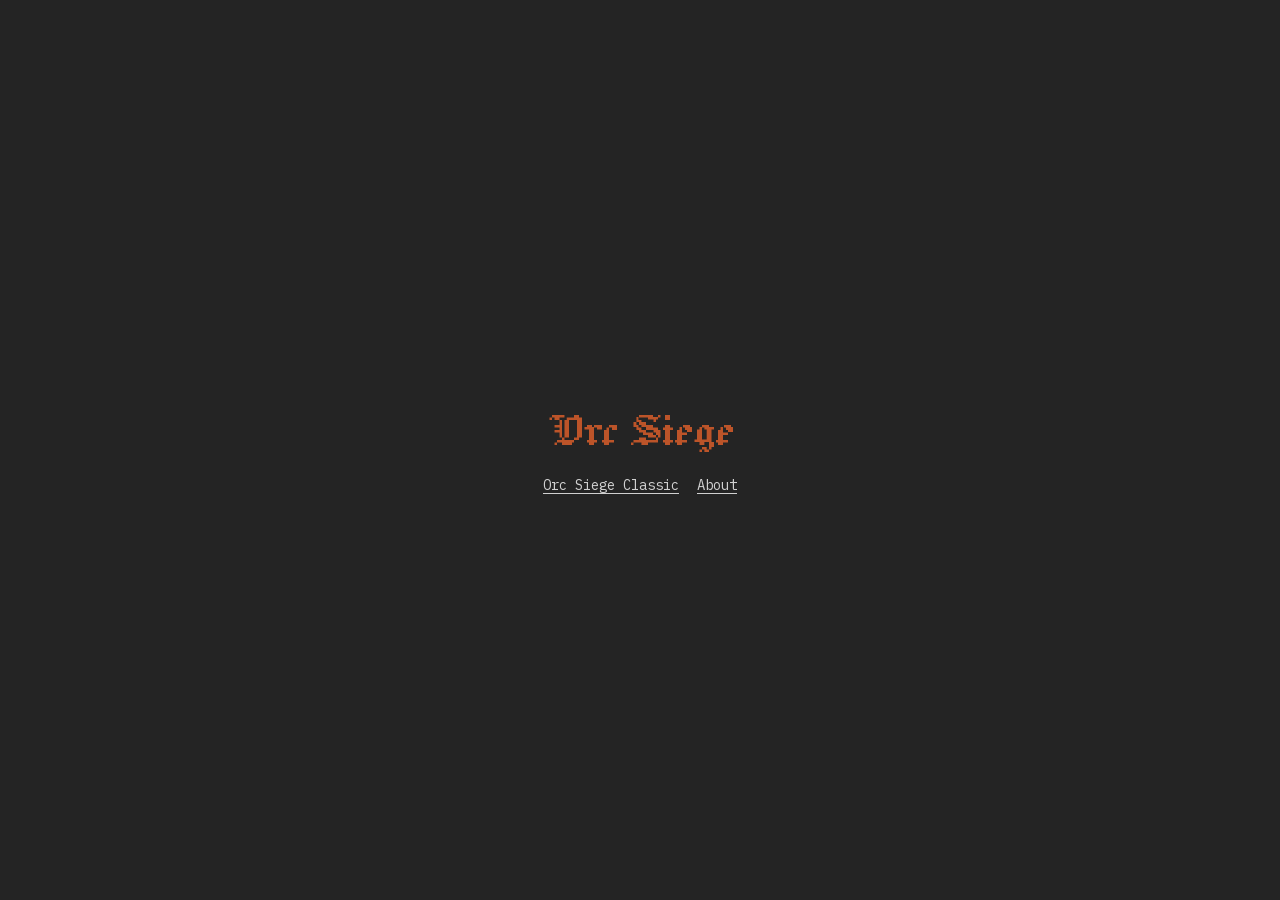
<file: index.html>
<!doctype html>
<html lang="en">
<head>
  <meta charset="utf-8">
  <meta name="viewport" content="width=device-width, initial-scale=1">
  <meta name="theme-color" content="#242424">
  <meta name="description" content="Orc Siege is a turn-based tower defense game built with ASCII graphics. Play Orc Siege Classic or learn about the project.">
  <title>Orc Siege</title>
  <link rel="icon" href="./favicon.svg?v=os" type="image/svg+xml">
  <link rel="stylesheet" href="./assets/fonts.css">
  <link rel="stylesheet" href="./assets/title.css">
  <link rel="stylesheet" href="./assets/landing.css?v=center-stack">
  <script type="module" src="./assets/title-motion.js"></script>
</head>
<body>
  <main class="scene landing" data-site data-layout="08">
    <div class="site-grid">
      <div class="frame" role="group" aria-labelledby="game-title" aria-describedby="motion-help" tabindex="0">
        <h1 class="title" id="game-title"><span>Orc</span> <span>Siege</span></h1>
        <div class="playfield"><div class="letter-layer" hidden></div></div>
      </div>
      <nav class="site-nav" aria-label="Orc Siege">
        <a href="https://classic.orcsiege.com/">Orc Siege Classic</a>
        <a href="./about/">About</a>
      </nav>
    </div>
    <p class="sr-only" id="motion-help">Move or tap near the title to wake the letters. To play by keyboard, press Space or Enter here, then Tab to a loose letter and use the arrow keys. Escape recalls the title. Press P while the title area is focused to pause or resume motion.</p>
  </main>
</body>
</html>
</file>
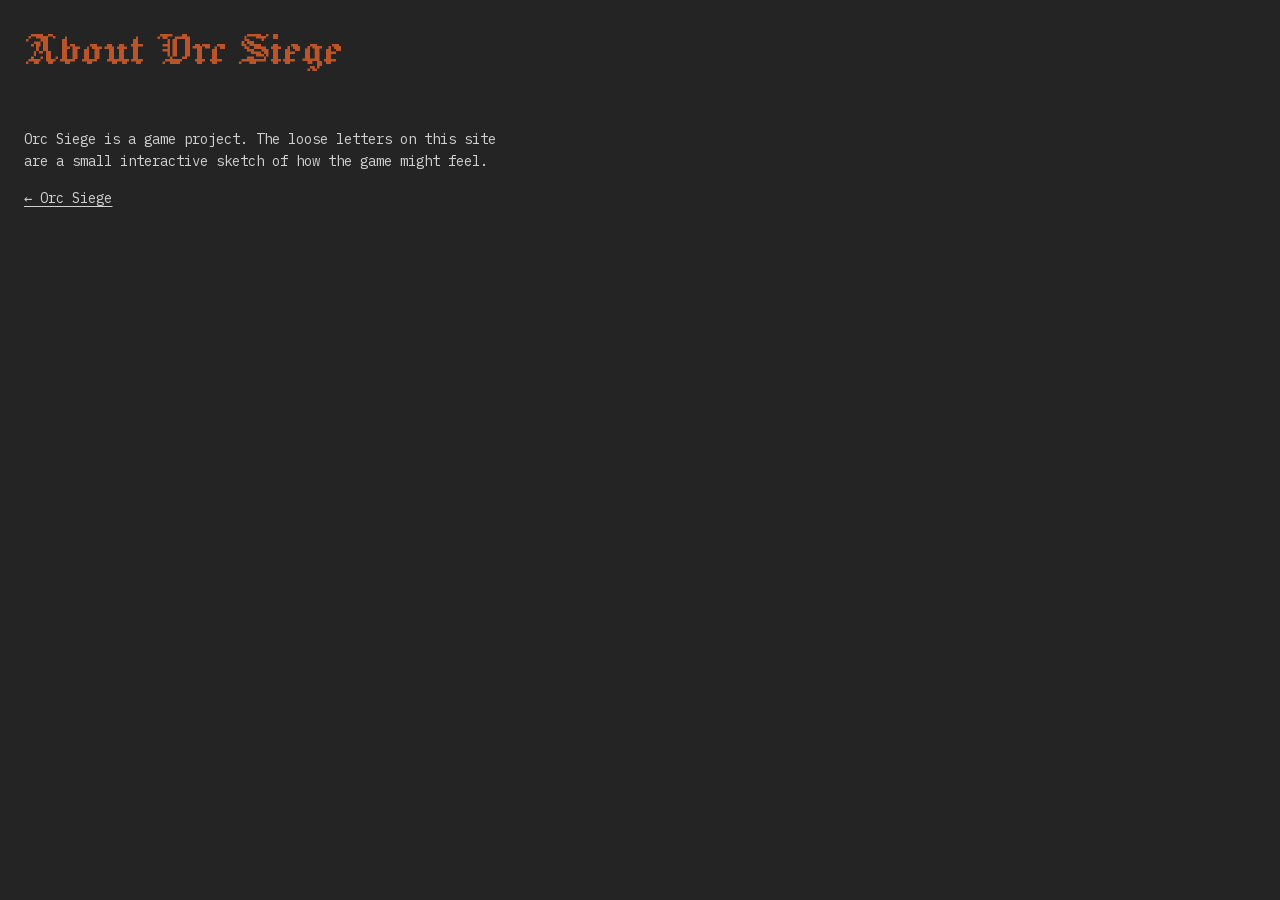
<file: about/index.html>
<!doctype html>
<html lang="en">
<head>
  <meta charset="utf-8">
  <meta name="viewport" content="width=device-width, initial-scale=1">
  <meta name="theme-color" content="#242424">
  <meta name="description" content="About Orc Siege, a turn-based tower defense game built with ASCII graphics.">
  <title>About · Orc Siege</title>
  <link rel="icon" href="../favicon.svg?v=os" type="image/svg+xml">
  <link rel="stylesheet" href="../assets/fonts.css">
  <link rel="stylesheet" href="../assets/title.css">
  <link rel="stylesheet" href="../assets/about.css">
</head>
<body>
  <main class="scene landing landing-copy">
    <h1>About Orc Siege</h1>
    <p>Orc Siege is a game project. The loose letters on this site are a small interactive sketch of how the game might feel.</p>
    <p><a href="../">← Orc Siege</a></p>
  </main>
</body>
</html>
</file>
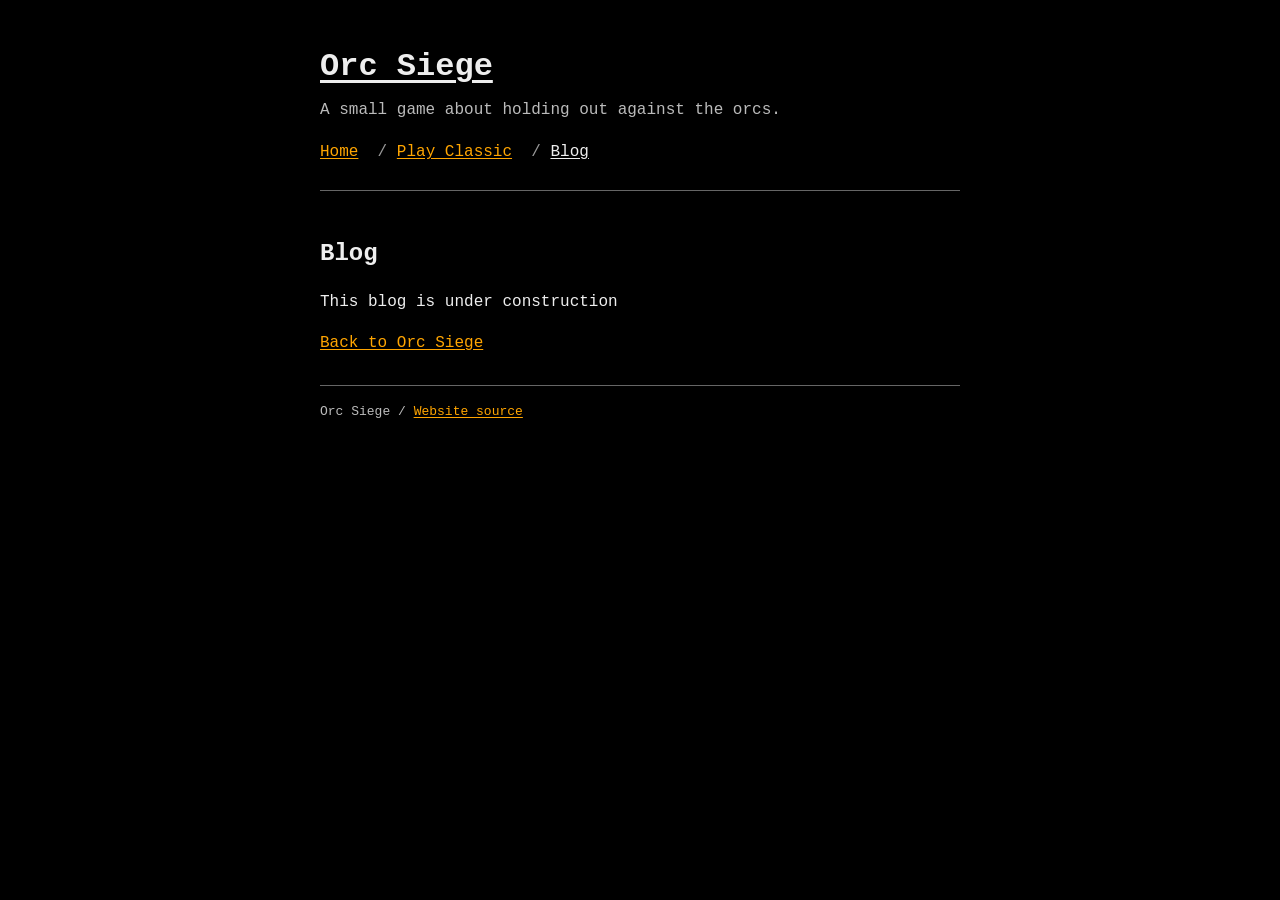
<file: blog/index.html>
<!doctype html>
<html lang="en">
  <head>
    <meta charset="utf-8">
    <meta name="viewport" content="width=device-width, initial-scale=1">
    <meta name="theme-color" content="#000000">
    <meta name="description" content="The Orc Siege blog. This blog is under construction.">
    <title>Blog — Orc Siege</title>
    <link rel="icon" href="../favicon.svg?v=os" type="image/svg+xml">
    <link rel="stylesheet" href="../styles.css">
  </head>
  <body>
    <a class="skip-link" href="#main">Skip to content</a>
    <div class="site-shell">
      <header class="site-header">
        <p class="site-title"><a href="../">Orc Siege</a></p>
        <p class="site-description">A small game about holding out against the orcs.</p>
        <nav aria-label="Main navigation">
          <ul>
            <li><a href="../">Home</a></li>
            <li><a href="https://classic.orcsiege.com/">Play Classic</a></li>
            <li><a href="./" aria-current="page">Blog</a></li>
          </ul>
        </nav>
      </header>

      <main id="main">
        <article aria-labelledby="blog-title">
          <h1 id="blog-title">Blog</h1>
          <p>This blog is under construction</p>
          <p><a href="../">Back to Orc Siege</a></p>
        </article>
      </main>

      <footer class="site-footer">
        <p>Orc Siege / <a href="https://github.com/mattlink/orcsiege.com">Website source</a></p>
      </footer>
    </div>
  </body>
</html>
</file>
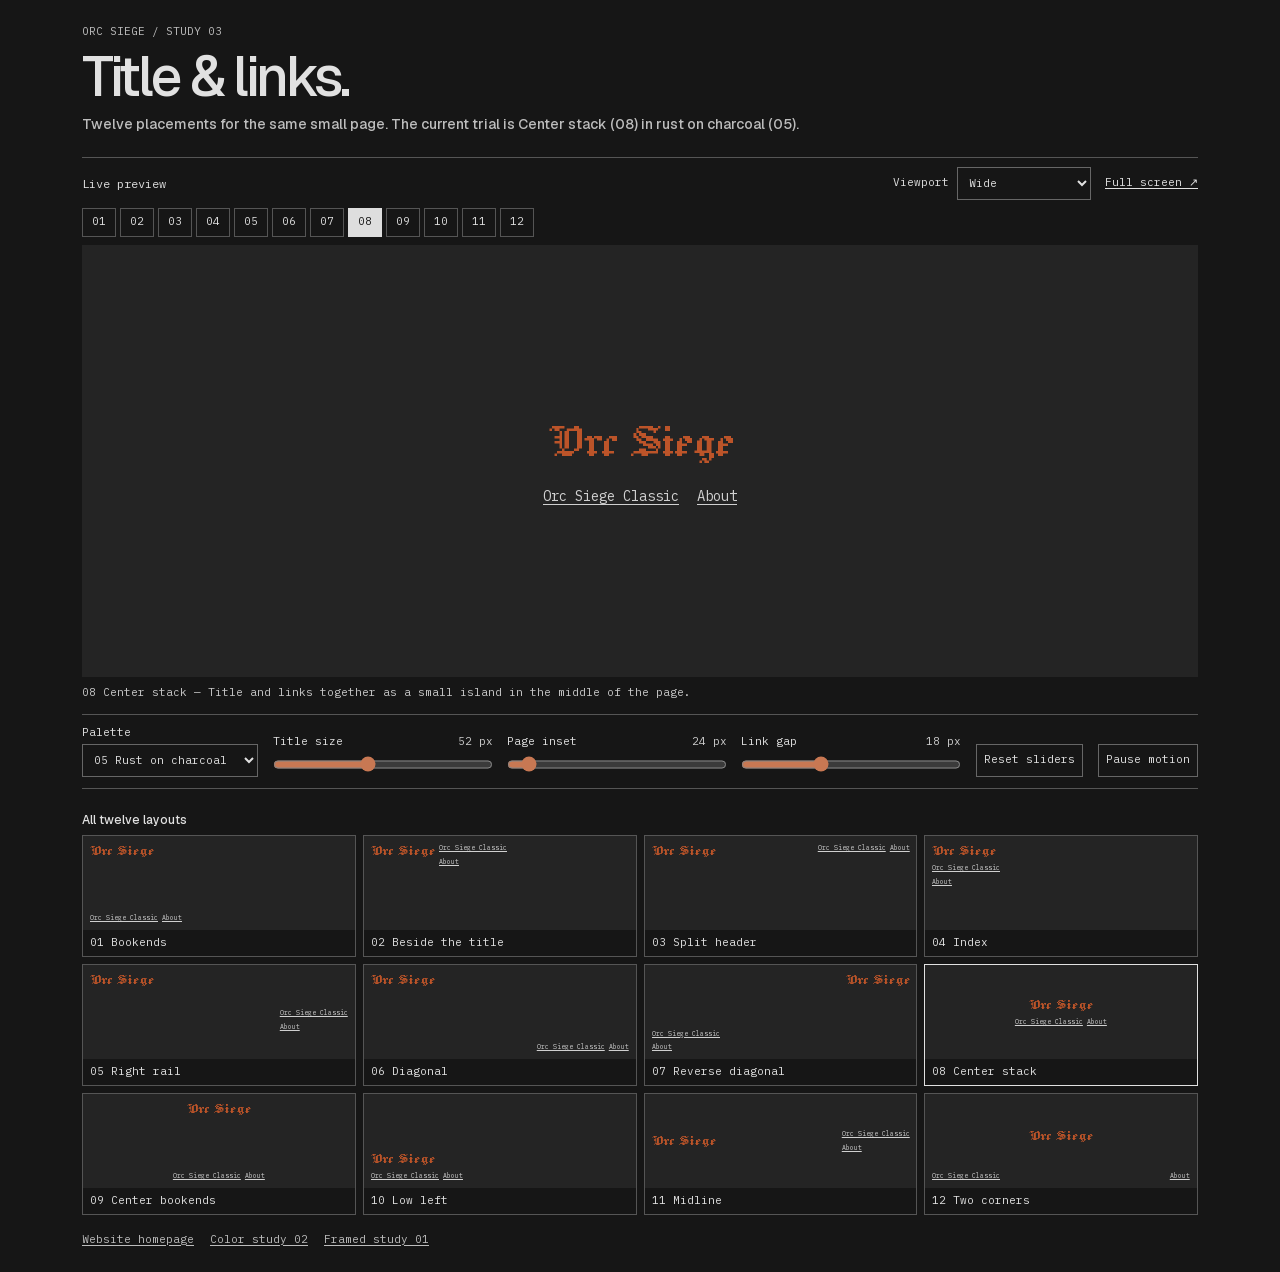
<file: design-study/index.html>
<!doctype html>
<html lang="en">
<head>
  <meta charset="utf-8">
  <meta name="viewport" content="width=device-width, initial-scale=1">
  <meta name="robots" content="noindex, nofollow">
  <title>Orc Siege / Layout study</title>
  <link rel="icon" href="data:,">
  <link rel="stylesheet" href="../assets/fonts.css">
  <link rel="stylesheet" href="../assets/title.css">
  <link rel="stylesheet" href="./layout.css?v=center-stack">
  <link rel="stylesheet" href="./workbench.css">
  <script type="module" src="./workbench.js?v=center-stack"></script>
</head>
<body class="workbench">
  <main class="bench">
    <header class="bench-header">
      <p class="label">ORC SIEGE / STUDY 03</p>
      <h1>Title &amp; links.</h1>
      <p>Twelve placements for the same small page. The current trial is Center stack (08) in rust on charcoal (05).</p>
    </header>
    <section id="preview" aria-labelledby="preview-title">
      <div class="bench-bar">
        <h2 id="preview-title">Live preview</h2>
        <label for="viewport">Viewport</label>
        <select id="viewport"><option value="wide">Wide</option><option value="narrow">Mobile · 390px</option></select>
        <a id="open" href="./study.html">Full screen ↗</a>
      </div>
      <nav id="options" aria-label="Choose a layout"></nav>
      <div class="screen-wrap"><iframe id="screen" title="Orc Siege layout preview" hidden></iframe></div>
      <p id="caption" aria-live="polite"></p>
      <noscript><p><a href="./study.html">Open the baseline layout</a>. The comparison controls need JavaScript.</p></noscript>
      <div class="settings" aria-label="Preview settings" role="group" hidden>
        <label class="palette">Palette <select id="palette"></select></label>
        <div id="sliders"></div>
        <button type="button" id="reset">Reset sliders</button>
        <button type="button" id="pause" aria-pressed="false">Pause motion</button>
      </div>
    </section>
    <section class="comparison" aria-labelledby="compare-title">
      <h2 id="compare-title">All twelve layouts</h2>
      <div id="cards" class="cards"></div>
    </section>
    <footer class="bench-footer">
      <a href="../">Website homepage</a>
      <a href="./colors/">Color study 02</a>
      <a href="./framed/">Framed study 01</a>
    </footer>
  </main>
</body>
</html>
</file>
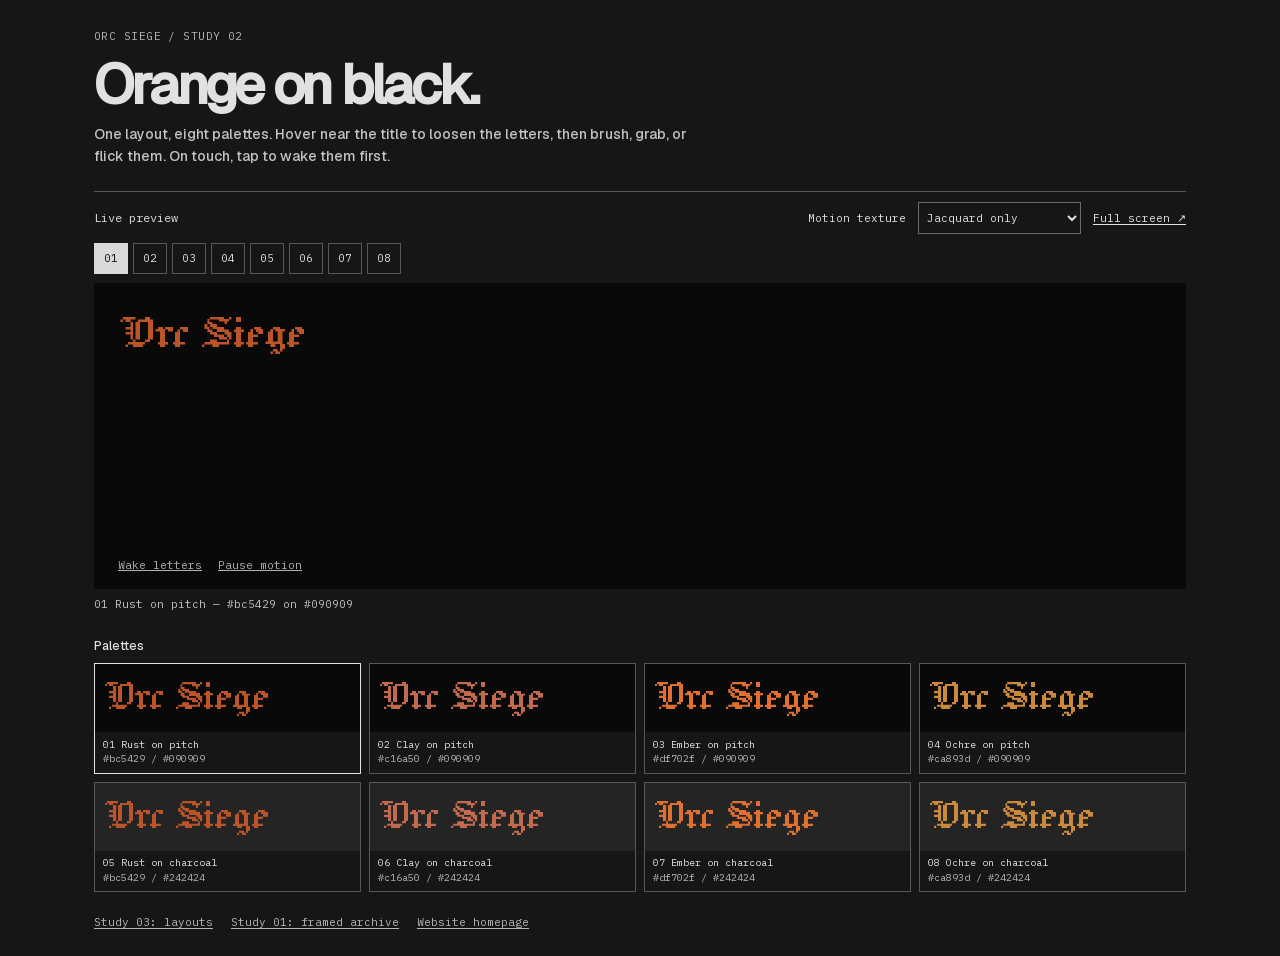
<file: design-study/colors/index.html>
<!doctype html>
<html lang="en">
<head>
  <meta charset="utf-8">
  <meta name="viewport" content="width=device-width, initial-scale=1">
  <meta name="robots" content="noindex, nofollow">
  <title>Orc Siege / Color study 02</title>
  <link rel="icon" href="data:,">
  <link rel="stylesheet" href="../../assets/fonts.css">
  <link rel="stylesheet" href="./workbench.css">
  <script type="module" src="./workbench.js"></script>
</head>
<body>
  <main>
    <header>
      <p class="label">ORC SIEGE / STUDY 02</p>
      <h1>Orange on black.</h1>
      <p>One layout, eight palettes. Hover near the title to loosen the letters, then brush, grab, or flick them. On touch, tap to wake them first.</p>
    </header>
    <section id="preview" aria-labelledby="preview-title">
      <div class="tools">
        <h2 id="preview-title">Live preview</h2>
        <label for="texture">Motion texture</label>
        <select id="texture">
          <option value="single">Jacquard only</option>
          <option value="dual">Jacquard → Bastarda</option>
        </select>
        <a id="open" href="./study.html?v=01">Full screen ↗</a>
      </div>
      <nav id="options" aria-label="Choose a palette"></nav>
      <iframe id="screen" title="Orc Siege homepage preview" hidden></iframe>
      <p id="caption" aria-live="polite"></p>
      <noscript><p>See the <a href="./study.html">static title</a>. Live switching and motion need JavaScript.</p></noscript>
    </section>
    <section class="palettes" aria-labelledby="palette-title">
      <h2 id="palette-title">Palettes</h2>
      <div id="cards" class="cards"></div>
    </section>
    <footer>
      <a href="../">Study 03: layouts</a>
      <a href="../framed/">Study 01: framed archive</a>
      <a href="../../">Website homepage</a>
    </footer>
  </main>
</body>
</html>
</file>
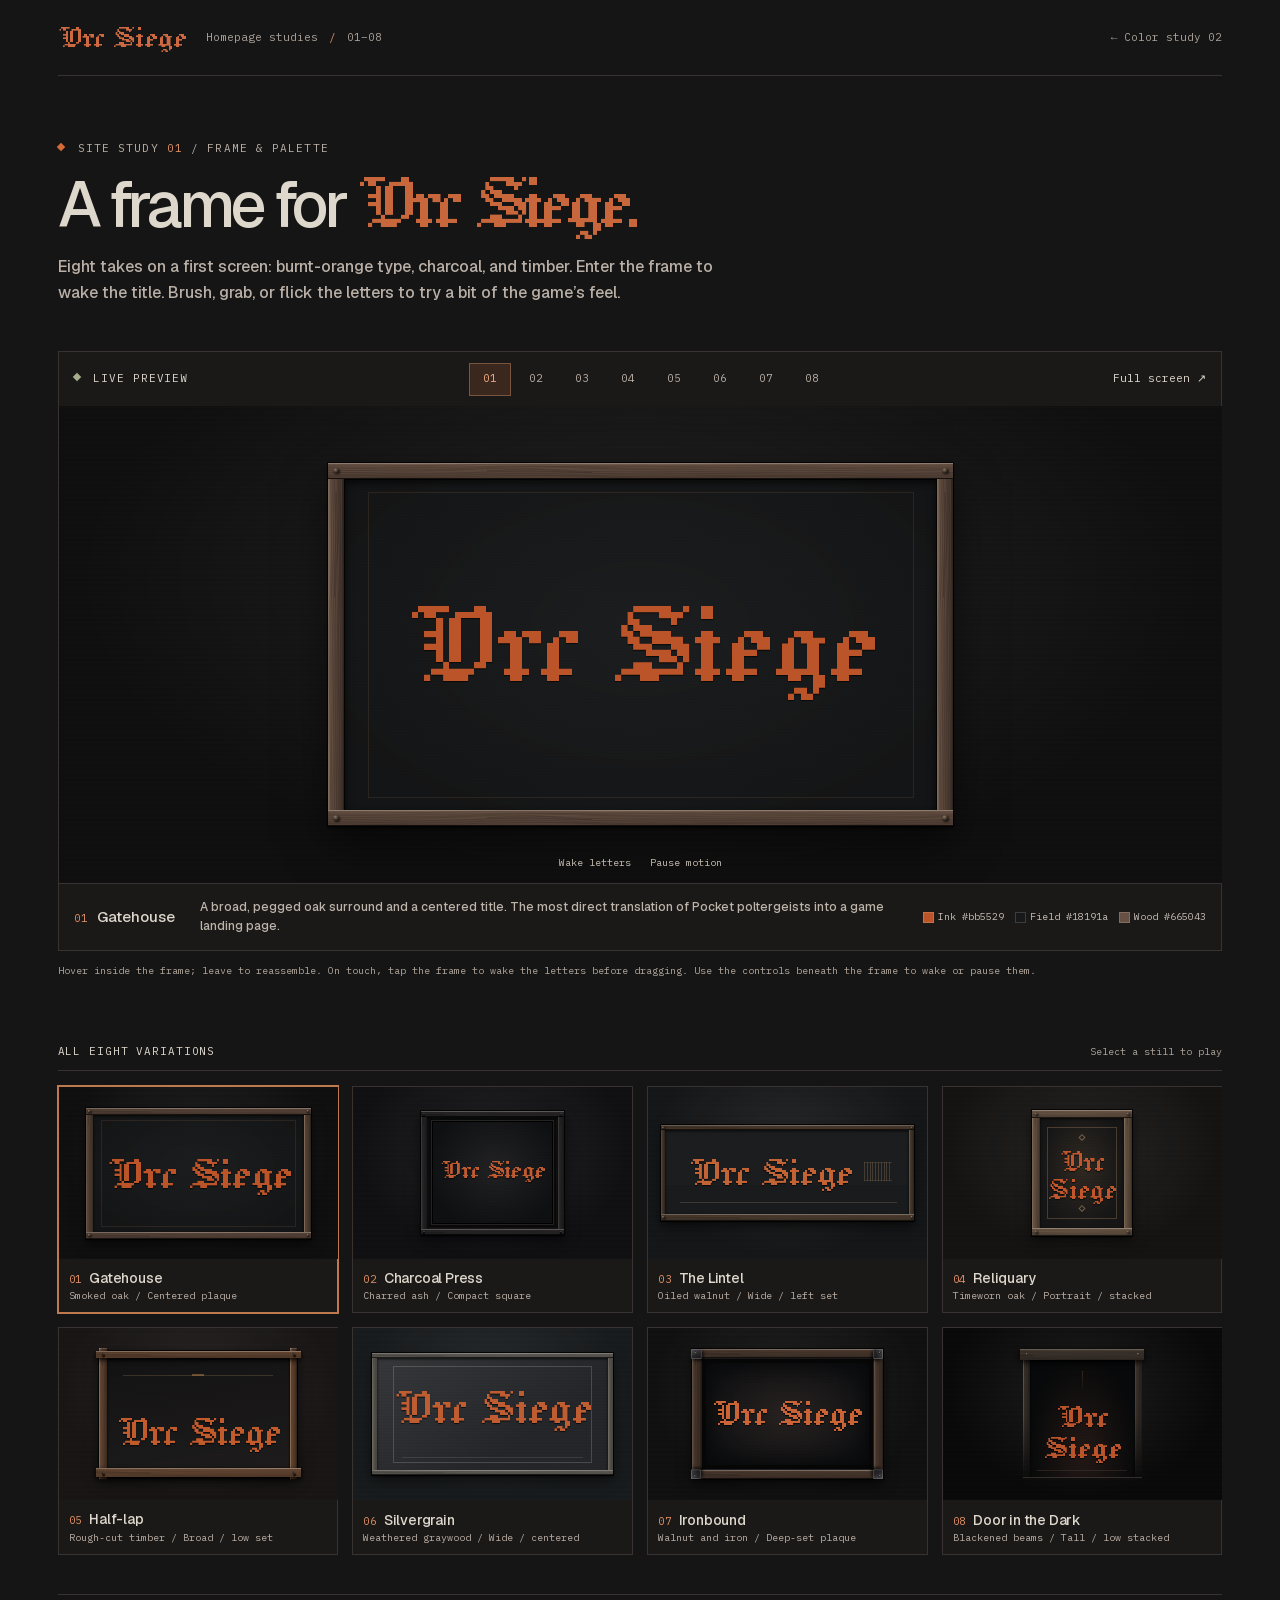
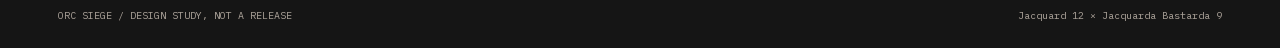
<file: design-study/framed/index.html>
<!doctype html>
<html lang="en">
<head>
  <meta charset="utf-8">
  <meta name="viewport" content="width=device-width, initial-scale=1">
  <meta name="robots" content="noindex, nofollow">
  <meta name="theme-color" content="#151515">
  <title>Orc Siege · Homepage studies</title>
  <link rel="icon" href="data:,">
  <link rel="stylesheet" href="../../assets/fonts.css">
  <link rel="stylesheet" href="./scene.css">
  <link rel="stylesheet" href="./workbench.css">
  <script type="module" src="./workbench.js"></script>
</head>
<body class="workbench">
  <header class="masthead shell">
    <a class="mark" href="./">Orc Siege</a>
    <span class="mast-label">Homepage studies <span>/</span> 01–08</span>
    <a class="back" href="../colors/">← Color study 02</a>
  </header>
  <main class="shell">
    <section class="intro" aria-labelledby="page-title">
      <p class="eyebrow"><span></span> SITE STUDY <b>01</b> / FRAME &amp; PALETTE</p>
      <h1 id="page-title">A frame for <em>Orc Siege.</em></h1>
      <p>Eight takes on a first screen: burnt-orange type, charcoal, and timber. Enter the frame to wake the title. Brush, grab, or flick the letters to try a bit of the game’s feel.</p>
    </section>
    <section class="preview" id="preview" aria-labelledby="preview-title">
      <div class="preview-bar">
        <h2 id="preview-title"><span class="live-dot"></span> Live preview</h2>
        <nav id="options" aria-label="Select a homepage variation"></nav>
        <a class="open" id="open" href="./study.html?v=01">Full screen <span aria-hidden="true">↗</span></a>
      </div>
      <iframe id="screen" title="Orc Siege interactive homepage study" hidden></iframe>
      <div class="spec-sheet">
        <div class="spec-heading"><span class="spec-id" id="number">01</span><h3 id="study-name">Gatehouse</h3></div>
        <p id="study-note">A broad, pegged oak surround and a centered title.</p>
        <ul class="palette" id="palette" aria-label="Selected palette"></ul>
      </div>
      <p class="usage">Hover inside the frame; leave to reassemble. On touch, tap the frame to wake the letters before dragging. Use the controls beneath the frame to wake or pause them.</p>
      <noscript><p>JavaScript is needed for the comparison and motion. <a href="./study.html">Open the Gatehouse still.</a></p></noscript>
    </section>
    <section class="comparison" aria-labelledby="comparison-title">
      <div class="section-label"><h2 id="comparison-title">All eight variations</h2><span>Select a still to play</span></div>
      <div id="cards" class="cards"></div>
    </section>
  </main>
  <footer class="shell foot"><span>ORC SIEGE / DESIGN STUDY, NOT A RELEASE</span><span>Jacquard 12 × Jacquarda Bastarda 9</span></footer>
</body>
</html>
</file>
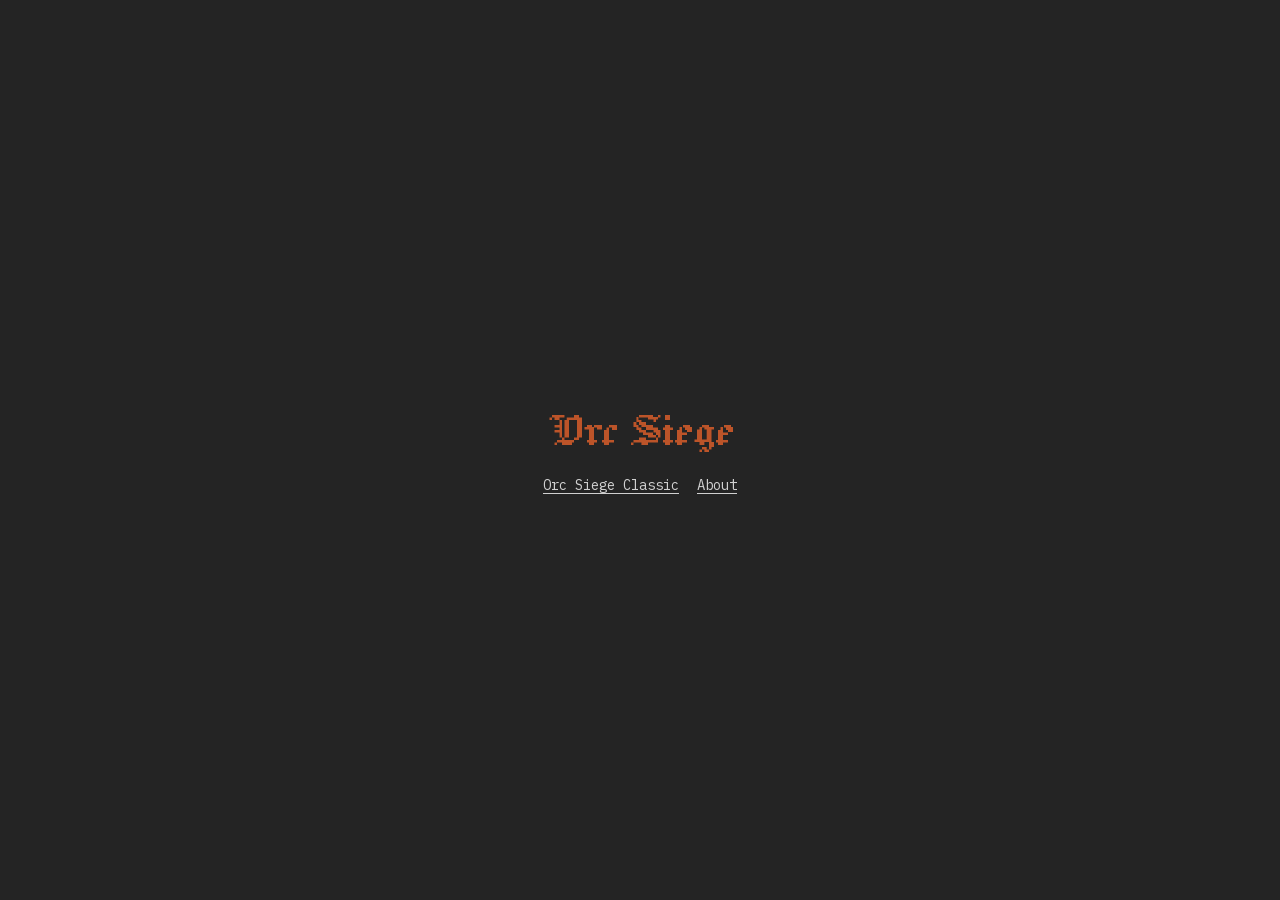
<file: design-study/study.html>
<!doctype html>
<html lang="en">
<head>
  <meta charset="utf-8">
  <meta name="viewport" content="width=device-width, initial-scale=1">
  <meta name="robots" content="noindex, nofollow">
  <meta name="theme-color" content="#242424">
  <title>Orc Siege</title>
  <link rel="icon" href="data:,">
  <link rel="stylesheet" href="../assets/fonts.css">
  <link rel="stylesheet" href="../assets/title.css">
  <link rel="stylesheet" href="./layout.css?v=center-stack">
  <script type="module" src="./study.js?v=center-stack"></script>
</head>
<body>
  <main class="scene landing" data-site data-layout="08" data-variant="05">
    <div class="site-grid">
      <div class="frame" role="group" aria-labelledby="game-title" aria-describedby="motion-help" tabindex="0">
        <h1 class="title" id="game-title"><span>Orc</span> <span>Siege</span></h1>
        <div class="playfield"><div class="letter-layer" hidden></div></div>
      </div>
      <nav class="site-nav" aria-label="Orc Siege">
        <a href="https://classic.orcsiege.com/">Orc Siege Classic</a>
        <a href="../about/">About</a>
      </nav>
    </div>
    <p class="sr-only" id="motion-help">Move near the title to wake the letters, then brush or drag them. Tap near the title or press Space or Enter to keep them loose. Tab to a loose letter and use the arrow keys to nudge it. Escape recalls the title. Press P while the title area is focused to pause or resume motion.</p>
  </main>
</body>
</html>
</file>
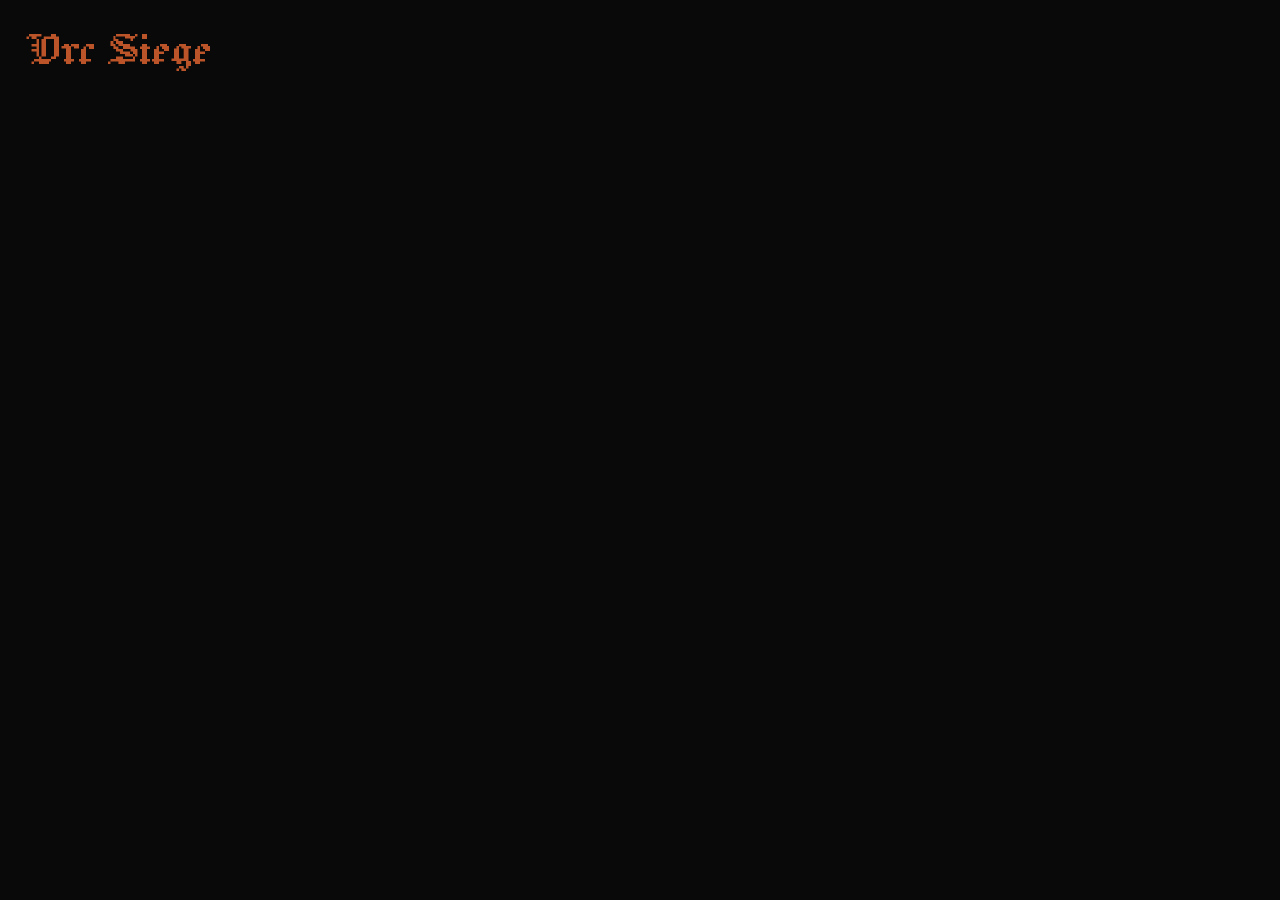
<file: design-study/colors/study.html>
<!doctype html>
<html lang="en">
<head>
  <meta charset="utf-8">
  <meta name="viewport" content="width=device-width, initial-scale=1">
  <meta name="robots" content="noindex, nofollow">
  <meta name="theme-color" content="#090909">
  <title>Orc Siege</title>
  <link rel="icon" href="data:,">
  <link rel="stylesheet" href="../../assets/fonts.css">
  <link rel="stylesheet" href="../../assets/title.css">
  <script type="module" src="../study.js"></script>
</head>
<body>
  <main class="scene" data-variant="01">
    <div class="frame" role="group" aria-labelledby="game-title" aria-describedby="motion-help" tabindex="0">
      <div class="playfield">
        <h1 class="title" id="game-title"><span>Orc</span> <span>Siege</span></h1>
        <div class="letter-layer" hidden></div>
      </div>
    </div>
    <p class="sr-only" id="motion-help">Move near the title to wake the letters, then brush or drag them. Tap the title area or press Space or Enter to keep them loose. Tab to a loose letter and use the arrow keys to nudge it. Escape recalls the title.</p>
    <div class="scene-tools" hidden>
      <button type="button" id="wake" aria-pressed="false">Wake letters</button>
      <button type="button" id="pause" aria-pressed="false">Pause motion</button>
      <a id="all-studies" href="./">All palettes</a>
    </div>
  </main>
</body>
</html>
</file>
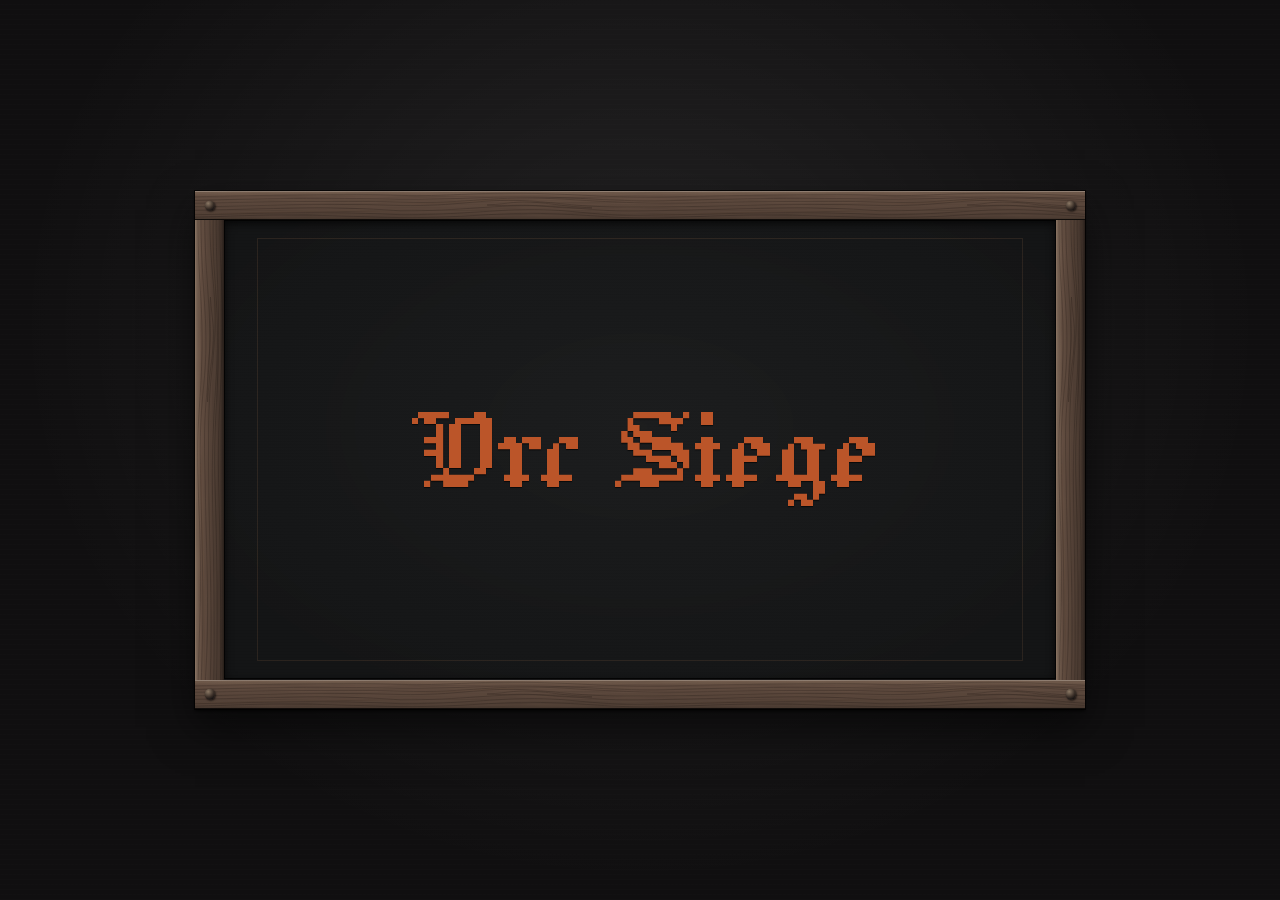
<file: design-study/framed/study.html>
<!doctype html>
<html lang="en">
<head>
  <meta charset="utf-8">
  <meta name="viewport" content="width=device-width, initial-scale=1">
  <meta name="robots" content="noindex, nofollow">
  <meta name="theme-color" content="#100f10">
  <title>Orc Siege · Homepage study</title>
  <link rel="icon" href="data:,">
  <link rel="stylesheet" href="../../assets/fonts.css">
  <link rel="stylesheet" href="./scene.css">
  <script type="module" src="../study.js"></script>
</head>
<body>
  <main class="scene full-scene" data-variant="01" data-round="framed">
    <div class="frame" role="group" aria-labelledby="game-title" aria-describedby="motion-help" tabindex="0">
      <div class="playfield">
        <div class="inlay" aria-hidden="true"></div>
        <h1 class="title" id="game-title"><span>Orc</span> <span>Siege</span></h1>
        <div class="letter-layer" hidden></div>
      </div>
      <div class="hardware" aria-hidden="true">
        <span class="timber north"></span><span class="timber east"></span><span class="timber south"></span><span class="timber west"></span>
        <span class="joint nw"></span><span class="joint ne"></span><span class="joint sw"></span><span class="joint se"></span>
      </div>
    </div>
    <p class="sr-only" id="motion-help">Move into the frame to wake the letters. Tap the frame or press Space or Enter to keep them loose. Use the pointer to drag individual letters, or tab to a loose letter and use the arrow keys. Escape recalls the title.</p>
    <div class="scene-tools" hidden>
      <button type="button" id="wake" aria-pressed="false">Wake letters</button>
      <button type="button" id="pause" aria-pressed="false">Pause motion</button>
      <a id="all-studies" href="./">All studies ↗</a>
    </div>
  </main>
</body>
</html>
</file>
<file: assets/fonts.css>
/* Local Latin subsets. Original SIL Open Font Licenses are in fonts/. */
@font-face {
  font-family: 'Jacquard 12';
  src: url('./fonts/jacquard-12-regular.woff2') format('woff2');
  font-weight: 400;
  font-display: swap;
}
@font-face {
  font-family: 'IBM Plex Mono';
  src: url('./fonts/ibm-plex-mono-regular.woff2') format('woff2');
  font-weight: 400;
  font-display: swap;
}
@font-face {
  font-family: 'Jacquarda Bastarda 9';
  src: url('./fonts/jacquarda-bastarda-9-regular.woff2') format('woff2');
  font-weight: 400;
  font-display: swap;
}
@font-face {
  font-family: Geist;
  src: url('./fonts/geist-medium.woff2') format('woff2');
  font-weight: 500;
  font-display: swap;
}
</file>
<file: assets/title.css>
:root { color-scheme: dark; background: #090909; }
* { box-sizing: border-box; }
body { margin: 0; }
[hidden] { display: none !important; }
.scene {
  --back: #090909;
  --ink: #bc5429;
  --inset: clamp(16px, 4vw, 24px);
  position: relative;
  min-height: max(260px, 100svh);
  isolation: isolate;
  background: var(--back);
  color: var(--ink);
}
/* A stable hit area, not a visual container. The whole page is one flat color. */
.frame {
  position: relative;
  width: min(100%, 460px);
  height: min(220px, 78svh);
  outline: none;
}
.frame:focus-visible:not([data-pointer-focus]) { outline: 1px dashed #b4b4b4; outline-offset: -3px; }
.playfield { position: absolute; inset: 0; overflow: hidden; }
.title {
  position: absolute;
  margin: 0;
  top: var(--inset);
  left: var(--inset);
  white-space: nowrap;
  font: 400 clamp(38px, 10vw, 52px)/1 'Jacquard 12', Georgia, serif;
  pointer-events: none;
  user-select: none;
}
.title span { display: inline-block; }
.frame[data-motion='moving'] .title { opacity: 0; }
.letter-layer { position: absolute; inset: 0; pointer-events: none; }
.title-letter {
  position: absolute;
  top: 0;
  left: 0;
  border: 0;
  padding: 0;
  background: transparent;
  color: inherit;
  cursor: grab;
  touch-action: none;
  pointer-events: auto;
  isolation: isolate;
  font: 400 1em/1 'Jacquard 12', Georgia, serif;
}
.title-letter[data-grabbed='true'] { cursor: grabbing; }
.title-letter:focus-visible { outline: 1px dashed #b4b4b4; }
.title-letter span { position: absolute; inset: 50% auto auto 50%; translate: -50% -50%; pointer-events: none; white-space: pre; }
/* Add the weighted masks only within one glyph, so overlap stays the ink
   color instead of dimming into the page halfway through the crossfade. */
.title-letter .bastarda { font: 400 .8333em/1 'Jacquarda Bastarda 9', Georgia, serif; mix-blend-mode: plus-lighter; }
.scene-tools {
  position: absolute;
  bottom: max(8px, env(safe-area-inset-bottom));
  inset-inline: var(--inset);
  display: flex;
  flex-wrap: wrap;
  column-gap: 16px;
  color: #b1b1b1;
  font: 400 11px/1.5 'IBM Plex Mono', monospace;
}
.scene-tools :is(button, a) { background: none; border: 0; padding: 8px 0; color: inherit; font: inherit; text-decoration: underline; cursor: pointer; }
.scene-tools :is(button, a):hover { color: #eee; }
.scene-tools button:disabled { color: #999; text-decoration: none; cursor: default; }
.scene-tools :focus-visible { outline: 1px solid #b4b4b4; outline-offset: 2px; }
.sr-only { position: absolute; width: 1px; height: 1px; overflow: hidden; clip-path: inset(50%); white-space: nowrap; }
</file>
<file: assets/landing.css>
/* The landing page itself: two text links, a wordmark, and a flat field. */
.landing {
  --back: #242424;
  --ink: #bc5429;
  --size: 52px;
  --inset: 160px;
  --gap: 18px;
  /* Give the group room to move inward on desktop without crowding phones. */
  --edge: min(var(--inset), max(9cqw, calc(25cqw - 96px)), 35svh);
  --link-gap: min(var(--gap), 7cqw);
  --title-cap: 21cqw;
  min-height: max(265px, 100svh);
  container-type: inline-size;
}
.site-grid {
  display: grid;
  min-height: inherit;
  padding: var(--edge);
  gap: var(--link-gap);
  grid-template-columns: minmax(0, 1fr) minmax(0, 1fr);
  grid-template-rows: minmax(0, 1fr) auto auto;
}
.landing .frame {
  grid-column: 1 / -1;
  grid-row: 2;
  justify-self: start;
  align-self: start;
  width: max-content;
  height: auto;
  z-index: 1;
}
.landing .title {
  position: relative;
  inset: auto;
  font-size: min(var(--size), var(--title-cap));
}
.landing .playfield { inset: auto; }
.landing .frame:focus-visible:not([data-pointer-focus]) { outline-offset: 4px; }
.site-nav {
  grid-column: 1 / -1;
  grid-row: 3;
  justify-self: start;
  align-self: start;
  position: relative;
  z-index: 2;
  display: flex;
  align-items: flex-start;
  flex-wrap: wrap;
  gap: min(8px, var(--link-gap)) var(--link-gap);
  min-width: 0;
  color: #d0d0d0;
  font: 400 clamp(12px, 3.6cqw, 14px)/1.5 'IBM Plex Mono', monospace;
  pointer-events: none;
}
.site-nav :is(a, .mock-link) { color: inherit; text-decoration: underline; text-underline-offset: .2em; pointer-events: auto; }
.site-nav a:hover { color: #fff; }
.site-nav a:focus-visible { outline: 1px solid #e6aa8b; outline-offset: 4px; }

/* Center the whole title-and-links group, not just the title. */
.landing[data-layout='08'] { --inset: 24px; --edge: min(var(--inset), 9cqw); }
.landing[data-layout='08'] .site-grid { grid-template-rows: minmax(0, 1fr) auto auto minmax(0, 1fr); }
.landing[data-layout='08'] .frame { justify-self: center; }
.landing[data-layout='08'] .site-nav { justify-self: center; justify-content: center; }
</file>
<file: assets/about.css>
/* Match the original design study's About page. */
.landing-copy {
  --back: #242424;
  --ink: #bc5429;
  padding: 24px;
  color: #d0d0d0;
  font: 400 14px/1.6 'IBM Plex Mono', monospace;
}
.landing-copy h1 { margin: 0 0 1em; color: var(--ink); font: 400 52px/1 'Jacquard 12', Georgia, serif; }
.landing-copy p { max-width: 60ch; }
.landing-copy a { color: inherit; text-underline-offset: .2em; }
</file>
<file: styles.css>
:root {
  color-scheme: dark;
  font-family: "Courier New", Courier, monospace;
  font-size: 16px;
  background: #000;
  color: #eee;
}

* { box-sizing: border-box; }

body {
  margin: 0;
  line-height: 1.6;
}

.site-shell {
  max-width: 680px;
  margin: 3rem auto;
  padding-inline: 1.25rem;
}

a { color: #ffa500; text-underline-offset: 0.15em; }
a:visited { color: #d9ad6b; }
a:hover { color: #000; background: #ffa500; }
a:focus-visible { outline: 2px solid #ffa500; outline-offset: 4px; }
::selection { color: #000; background: #ffa500; }

.site-header { padding-bottom: 1.5rem; border-bottom: 1px solid #666; }
.site-title { margin: 0; font-size: 2rem; font-weight: bold; line-height: 1.2; }
.site-title a, .site-title a:visited { color: #eee; }
.site-description { margin-block: 0.75rem 1rem; color: #bbb; }
nav ul { margin: 0; padding: 0; list-style: none; }
nav li { display: inline; }
nav li + li::before { content: " / "; color: #999; white-space: pre; }
nav a[aria-current="page"] { color: #eee; }

main > article, main > section { padding-block: 1.75rem; }
main > * + * { border-top: 1px solid #666; }
h1, h2 { line-height: 1.3; }
h1 { font-size: 1.5rem; }
h2 { margin: 0 0 1rem; font-size: 1.25rem; }
p { margin-block: 0 1rem; }
p:last-child { margin-bottom: 0; }
.small-print { color: #bbb; font-size: 0.875rem; }
img { display: block; max-width: 100%; height: auto; }

.site-footer { padding-top: 1rem; border-top: 1px solid #666; color: #bbb; font-size: 0.8125rem; }

.skip-link {
  position: absolute;
  top: 0.5rem;
  left: 0.5rem;
  padding: 0.25rem 0.5rem;
  background: #000;
  transform: translateY(-200%);
}
.skip-link:focus { transform: translateY(0); }

@media (max-width: 480px) {
  .site-shell { margin-block: 1.5rem; }
}
</file>
<file: design-study/layout.css>
@import url('../assets/landing.css?v=center-stack');

/* Center stack and Low left share their placement rules with the homepage. */
.landing:where(:not([data-layout='08'], [data-layout='10'])) { --inset: 24px; --edge: min(var(--inset), 9cqw); }
.landing:where(:not([data-layout='08'], [data-layout='10'])) .site-grid { grid-template-rows: auto minmax(0, 1fr) auto; }
.landing:where(:not([data-layout='08'], [data-layout='10'])) .frame { grid-row: 1; }

/* 02 and 03 share the header row, but one is port-side and stacked. */
.landing:is([data-layout='02'], [data-layout='03']) { --title-cap: 13cqw; }
.landing:is([data-layout='02'], [data-layout='03']) .site-grid { grid-template-columns: max-content minmax(0, 1fr); }
.landing:is([data-layout='02'], [data-layout='03']) .frame { grid-column: 1; }
.landing:is([data-layout='02'], [data-layout='03']) .site-nav { grid-column: 2; grid-row: 1; }
.landing[data-layout='03'] .site-nav { justify-self: end; justify-content: flex-end; text-align: end; }

.landing:is([data-layout='02'], [data-layout='04'], [data-layout='05'], [data-layout='07'], [data-layout='11']) .site-nav {
  flex-direction: column;
  gap: var(--link-gap);
}
.landing[data-layout='04'] .site-grid { grid-template-rows: auto auto minmax(0, 1fr); }
.landing[data-layout='04'] .site-nav { grid-row: 2; }
.landing[data-layout='05'] .site-nav { grid-column: 2; grid-row: 2; justify-self: end; align-self: center; }
.landing[data-layout='06'] .site-nav { justify-self: end; justify-content: flex-end; }
.landing[data-layout='07'] .frame { justify-self: end; }
.landing:is([data-layout='09'], [data-layout='12']) .frame { justify-self: center; }
.landing[data-layout='09'] .site-nav { justify-self: center; justify-content: center; }
.landing[data-layout='11'] { --title-cap: 13cqw; }
.landing[data-layout='11'] .site-grid { grid-template-columns: max-content minmax(0, 1fr); grid-template-rows: minmax(0, 1fr) auto minmax(0, 1fr); }
.landing[data-layout='11'] .frame { grid-column: 1; grid-row: 2; align-self: center; }
.landing[data-layout='11'] .site-nav { grid-column: 2; grid-row: 2; justify-self: end; align-self: center; }
.landing[data-layout='12'] .frame { grid-row: 2; align-self: center; }
.landing[data-layout='12'] .site-nav { justify-self: stretch; justify-content: space-between; }
</file>
<file: design-study/workbench.css>
body.workbench { background: #161616; color: #e1e1e1; font: 500 14px/1.5 Geist, system-ui, sans-serif; }
.bench { max-width: 1200px; margin: 0 auto; padding: 24px clamp(14px, 4vw, 42px); }
.bench-header { margin-block-end: 22px; }
.bench-header p { margin: 0; color: #bdbdbd; }
.bench-header h1 { font-size: clamp(32px, 5vw, 56px); font-weight: 500; line-height: 1; letter-spacing: -.06em; margin: 9px 0; }
.bench h2 { font-size: 12px; font-weight: 500; margin: 0; }
.bench :is(a, button, select, input) { color: inherit; }
.bench a { text-underline-offset: .2em; }
.bench :focus-visible { outline: 2px solid #efa980; outline-offset: 3px; }
.label, .bench-bar, #options, #caption, .settings, .bench-footer, .card-label { font: 400 11px/1.45 'IBM Plex Mono', monospace; }
.bench-bar { display: flex; align-items: center; gap: 8px; flex-wrap: wrap; border-top: 1px solid #555; padding-top: 9px; }
.bench-bar h2 { margin-right: auto; }
.bench-bar a { margin-inline-start: 6px; }
.bench :is(select, button) { font: inherit; border: 1px solid #666; border-radius: 0; background: #161616; min-height: 33px; padding: 4px 7px; }
.bench button { cursor: pointer; }
.bench button:disabled { color: #aaa; cursor: default; }
#options { display: grid; grid-template-columns: repeat(12, minmax(0, 34px)); gap: 4px; margin: 8px 0; }
#options a { display: grid; place-items: center; min-height: 29px; border: 1px solid #555; text-decoration: none; }
#options a[aria-current='true'] { color: #171717; background: #dedede; border-color: #dedede; }
.screen-wrap { background: #111; }
#screen { display: block; border: 0; width: 100%; height: clamp(330px, 48svh, 505px); margin: auto; background: #242424; }
.screen-wrap[data-viewport='narrow'] #screen { width: min(390px, 100%); height: clamp(455px, 68svh, 650px); }
#caption { margin: 8px 0 13px; color: #c9c9c9; }
.settings { display: flex; align-items: flex-end; flex-wrap: wrap; gap: 8px 15px; padding: 10px 0 11px; border-block: 1px solid #555; }
.palette { display: grid; gap: 3px; }
#sliders { display: flex; flex: 1 1 auto; flex-wrap: wrap; gap: 7px 14px; }
.slider { flex: 1 1 110px; display: grid; grid-template-columns: 1fr auto; gap: 2px 6px; align-items: center; }
.slider output { color: #ccc; }
.slider input { grid-column: 1 / -1; width: 100%; height: 25px; margin: 0; accent-color: #c87853; }
.comparison { margin-top: 22px; }
.cards { display: grid; grid-template-columns: repeat(4, minmax(0, 1fr)); gap: 7px; margin-top: 6px; }
.card { display: block; min-width: 0; border: 1px solid #555; text-decoration: none; }
.card[aria-current='true'], .card:hover { border-color: #e1e1e1; }
.mini { display: block; height: 94px; overflow: hidden; }
.mini .landing { min-height: 0; height: 100%; --size: 16px !important; --inset: 7px !important; --gap: 4px !important; }
.mini .site-grid { height: 100%; }
.mini .site-nav { font-size: 6.5px; }
.mini .site-nav .mock-link { pointer-events: none; }
.card-label { display: block; padding: 5px 7px; }
.bench-footer { display: flex; flex-wrap: wrap; gap: 8px 16px; margin: 17px 0 0; color: #bcbcbc; }
.bench-footer p { flex-basis: 100%; margin: 0; }
@media (max-width: 600px) {
  #options { grid-template-columns: repeat(6, minmax(0, 1fr)); }
  .cards { grid-template-columns: repeat(2, minmax(0, 1fr)); }
  .mini { height: 79px; }
}
</file>
<file: design-study/colors/workbench.css>
:root { color-scheme: dark; background: #161616; color: #e1e1e1; }
* { box-sizing: border-box; }
[hidden] { display: none !important; }
body { margin: 0; font: 500 14px/1.55 Geist, system-ui, sans-serif; }
main { max-width: 1180px; margin-inline: auto; padding: 28px clamp(14px, 4vw, 44px) 25px; }
header { margin-block-end: 24px; }
.label, .tools, #options, #caption, .card small, footer { font-family: 'IBM Plex Mono', monospace; font-weight: 400; }
.label { color: #b6b6b6; letter-spacing: .04em; font-size: 11px; }
h1 { font-size: clamp(30px, 5vw, 55px); line-height: 1; letter-spacing: -.05em; margin: 12px 0; }
header p { margin: 0; color: #c3c3c3; max-width: 62ch; }
h2 { margin: 0; font-size: 12px; font-weight: 500; }
a { color: inherit; text-underline-offset: .22em; }
a:hover { color: white; }
:where(a, select):focus-visible { outline: 2px solid #efad86; outline-offset: 3px; }
.tools { border-top: 1px solid #575757; display: flex; align-items: center; flex-wrap: wrap; gap: 6px 12px; padding-top: 10px; font-size: 11px; }
.tools h2 { margin-inline-end: auto; }
.tools select { border: 1px solid #6b6b6b; border-radius: 0; font: inherit; background: #161616; color: #e1e1e1; padding: 4px; min-height: 32px; }
#options { display: flex; gap: 5px; padding-block: 9px; font-size: 11px; }
#options a { display: grid; place-items: center; width: 34px; min-height: 31px; border: 1px solid #575757; text-decoration: none; }
#options a[aria-current='true'] { border-color: #d9d9d9; background: #d9d9d9; color: #111; }
#screen { display: block; width: 100%; height: clamp(260px, 34svh, 360px); border: 0; background: #090909; }
#caption { font-size: 11px; margin: 7px 0 0; color: #c3c3c3; }
.palettes { margin-top: 24px; }
.cards { display: grid; grid-template-columns: repeat(4, minmax(0, 1fr)); gap: 8px; margin-top: 7px; }
.card { display: block; min-width: 0; border: 1px solid #575757; text-decoration: none; }
.card[aria-current='true'], .card:hover { border-color: #e1e1e1; }
.paint { display: block; padding: 5px 8px; background: var(--back); color: var(--ink); container-type: inline-size; }
.paint span { display: block; font: 400 min(46px, 25cqw)/1.25 'Jacquard 12', Georgia, serif; white-space: nowrap; }
.card small { display: block; padding: 6px 8px; font-size: 10px; line-height: 1.45; }
.card small span { color: #b6b6b6; white-space: nowrap; }
footer { display: flex; gap: 6px 18px; flex-wrap: wrap; margin-top: 22px; font-size: 11px; color: #b6b6b6; }
@media (max-width: 650px) {
  .cards { grid-template-columns: repeat(2, minmax(0, 1fr)); }
}
@media (max-width: 410px) {
  .tools h2 { flex: 1 1 100%; }
  .tools a { margin-left: auto; }
  .tools { gap: 6px; }
  #options { display: grid; grid-template-columns: repeat(8, minmax(0, 1fr)); }
  #options a { width: 100%; }
}
</file>
<file: design-study/framed/scene.css>
* { box-sizing: border-box; }
:root { color-scheme: dark; }
body { margin: 0; }
[hidden] { display: none !important; }
.scene {
  --ink: #bb5529;
  --wall: #18191a;
  --wood: #665043;
  --back: #100f10;
  --rail: clamp(7px, 3.3cqh, 29px);
  --rail-side: var(--rail);
  --rail-top: var(--rail);
  --rail-bottom: var(--rail);
  --grain-strength: .65;
  --frame-width: min(88cqw, 131cqh, 890px);
  --shape: 1.72;
  --home-x: 50%;
  --home-y: 51%;
  --shift-x: -50%;
  --type-w: 24cqw;
  --type-h: 53cqh;
  --type-max: 130px;
  --joint-size: calc(var(--rail) * .36);
  --field-bg: radial-gradient(ellipse at 50% 45%, #ffffff05, #00000026 82%), var(--wall);
  position: relative;
  display: grid;
  place-items: center;
  overflow: hidden;
  isolation: isolate;
  container-type: size;
  color: var(--ink);
  background:
    repeating-linear-gradient(0deg, #ffffff02 0 1px, transparent 1px 5px),
    radial-gradient(ellipse at 50% 36%, #ffffff14 0%, transparent 69%), var(--back);
}
.full-scene { min-height: 290px; height: 100svh; }
.frame {
  position: relative;
  width: var(--frame-width);
  aspect-ratio: var(--shape);
  isolation: isolate;
  box-shadow: 0 2px 3px #000b, 0 18px 40px #0008, 0 0 0 1px #070606;
  outline: none;
}
.frame:focus-visible { outline: 2px solid #e3a77d; outline-offset: 5px; }
.full-scene .timber { pointer-events: auto; }
.playfield {
  position: absolute;
  inset: var(--rail-top) var(--rail-side) var(--rail-bottom);
  overflow: hidden;
  container-type: size;
  isolation: isolate;
  background: var(--field-bg);
  box-shadow: inset 0 3px 10px #000c, inset 0 0 0 1px #050505;
}
.playfield::before {
  content: '';
  position: absolute;
  inset: 0;
  pointer-events: none;
  background: repeating-linear-gradient(0deg, #0002 0 1px, transparent 1px 3px);
  opacity: .35;
}
.inlay { position: absolute; inset: 5%; border: 1px solid #ffffff12; pointer-events: none; }
.inlay::before, .inlay::after { content: ''; position: absolute; }
.title {
  position: absolute;
  left: var(--home-x);
  top: var(--home-y);
  transform: translate(var(--shift-x), -50%);
  margin: 0;
  white-space: nowrap;
  font: 400 min(var(--type-w), var(--type-h), var(--type-max))/.83 'Jacquard 12', Georgia, serif;
  text-shadow: 0 1px 1px #000a;
  user-select: none;
  pointer-events: none;
}
.title span { display: inline-block; }
.frame[data-motion='moving'] .title { opacity: 0; }
.frame[data-motion='still-active'] .title { color: var(--ink); text-shadow: 0 0 .18em #ab592258, 0 1px #000; }
.timber, .joint { position: absolute; display: block; pointer-events: none; }
.timber {
  overflow: hidden;
  background-color: var(--wood);
  background-image: linear-gradient(180deg, #ffe0b827, transparent 18%, #0003 94%, #000a);
  box-shadow: inset 0 1px #fff3, inset 0 -1px #000a;
}
.timber::before {
  content: '';
  position: absolute;
  inset: 0;
  background: url('./grain.svg') 50% 50% / 480px 100% repeat-x;
  mix-blend-mode: multiply;
  opacity: var(--grain-strength);
}
.north { inset: 0 0 auto; height: var(--rail-top); z-index: 2; }
.south { inset: auto 0 0; height: var(--rail-bottom); z-index: 2; }
.east, .west { top: 0; bottom: 0; width: var(--rail-side); background-image: linear-gradient(90deg, #ffebcb38, transparent 22%, #0004 85%, #0009); }
.east { right: 0; }
.west { left: 0; }
.east::before, .west::before {
  top: 50%; left: 50%; inset-inline-end: auto; bottom: auto;
  width: 480px; height: var(--rail-side);
  transform: translate(-50%, -50%) rotate(90deg);
}
.joint {
  z-index: 3;
  width: var(--joint-size);
  aspect-ratio: 1;
  border-radius: 50%;
  background: radial-gradient(circle at 34% 26%, #8a7764, #382d26 53%, #171313 77%);
  box-shadow: 1px 1px 2px #000a;
  translate: -50% -50%;
}
.nw, .sw { left: calc(var(--rail-side) / 2); }
.ne, .se { left: calc(100% - var(--rail-side) / 2); }
.nw, .ne { top: calc(var(--rail-top) / 2); }
.sw, .se { top: calc(100% - var(--rail-bottom) / 2); }

/* Eight independent treatments of the same draggable title. */
.scene[data-variant='01'] .inlay { inset: 4%; border-color: #b6815424; }
.scene[data-variant='02'] {
  --back: #101013; --shape: 1.16; --frame-width: min(80cqw, 83cqh, 560px);
  --rail: clamp(6px, 2.8cqh, 25px); --type-w: 22cqw; --home-y: 49%; --grain-strength: .9;
  --field-bg: radial-gradient(ellipse at 52% 45%, #222225, transparent 72%), var(--wall);
}
.scene[data-variant='02'] .inlay { inset: 3%; border-color: #a99f8a22; box-shadow: 0 0 0 2px #09090a, inset 0 0 0 1px #000; }
.scene[data-variant='02'] .joint { border-radius: 0; background: #171719; box-shadow: inset 0 1px #fff2, 0 1px #000; }
.scene[data-variant='03'] {
  --shape: 2.65; --frame-width: min(91cqw, 176cqh, 1100px); --back: #151617;
  --rail-top: calc(var(--rail) * .7); --rail-bottom: var(--rail); --rail-side: calc(var(--rail) * .7);
  --home-x: 10%; --shift-x: 0%; --home-y: 52%; --type-w: 18.5cqw; --type-h: 56cqh;
  --field-bg: linear-gradient(180deg, #0001 65%, #c5b5a007 65% 66%, #0002 66%), var(--wall);
}
.scene[data-variant='03'] .inlay { inset: 13% 5% 13% 6%; border-width: 0 0 1px; border-color: #bea18537; }
.scene[data-variant='03'] .inlay::after { right: 2%; top: 35%; width: 13%; height: 28%; background: repeating-linear-gradient(90deg, #b48e6644 0 1px, transparent 1px 10%); border-block: 1px solid #b48e6633; }
.scene[data-variant='04'] {
  --shape: .79; --frame-width: min(78cqw, 58cqh, 375px); --back: #141312;
  --rail: clamp(8px, 4cqh, 29px); --type-w: 39cqw; --type-h: 33cqh; --home-y: 53%;
  --field-bg: radial-gradient(ellipse at 50% 46%, #302921, transparent 73%), var(--wall);
}
.scene[data-variant='04'] .title span, .scene[data-variant='08'] .title span { display: block; text-align: center; }
.scene[data-variant='04'] .inlay { inset: 8%; border-color: #a6855c57; }
.scene[data-variant='04'] .inlay::before, .scene[data-variant='04'] .inlay::after {
  width: 5%; aspect-ratio: 1; border: 1px solid #b4916d93; left: 50%; top: 8%; transform: translateX(-50%) rotate(45deg);
}
.scene[data-variant='04'] .inlay::after { top: auto; bottom: 8%; }
.scene[data-variant='05'] {
  --shape: 1.56; --frame-width: min(80cqw, 115cqh, 825px); --back: #181514;
  --rail: clamp(9px, 5.2cqh, 42px); --rail-side: calc(var(--rail) * .83);
  --rail-top: calc(var(--rail) * .86); --home-y: 69%; --type-w: 25cqw;
  --field-bg: linear-gradient(170deg, #0006, #17141455), var(--wall);
}
.scene[data-variant='05'] .north, .scene[data-variant='05'] .south { left: calc(var(--rail) * -.57); right: calc(var(--rail) * -.57); box-shadow: inset 0 1px #fff3, 0 2px 5px #000e; }
.scene[data-variant='05'] .east, .scene[data-variant='05'] .west { top: calc(var(--rail) * -.38); bottom: calc(var(--rail) * -.38); }
.scene[data-variant='05'] .joint { border-radius: 2px; background: #30251f; rotate: 6deg; box-shadow: inset 0 1px #9d7b5c6f, 1px 2px 1px #180d07; }
.scene[data-variant='05'] .inlay { border: 0; border-top: 1px solid #a27d5646; inset: 15% 9%; }
.scene[data-variant='05'] .inlay::after { width: 8%; height: 2px; left: 46%; top: -2px; background: #9a6e43a0; }
.scene[data-variant='06'] {
  --shape: 1.96; --frame-width: min(89cqw, 140cqh, 930px); --back: #181b1d;
  --rail: clamp(5px, 2.35cqh, 20px); --home-y: 46%; --type-w: 23.5cqw;
  --field-bg: linear-gradient(145deg, #ffffff15, transparent 67%), var(--wall);
}
.scene[data-variant='06'] .inlay { inset: 7%; border-color: #d2cccc37; }
.scene[data-variant='06'] .inlay::before { inset: 4%; border-bottom: 1px solid #cccccc21; }
.scene[data-variant='06'] .joint { display: none; }
.scene[data-variant='07'] {
  --shape: 1.47; --frame-width: min(84cqw, 111cqh, 790px); --back: #101011;
  --rail: clamp(9px, 4.6cqh, 36px); --home-y: 51%; --type-w: 23.5cqw;
  --field-bg: radial-gradient(ellipse at center, #292221, transparent 72%), var(--wall);
}
.scene[data-variant='07'] .inlay { inset: 0; box-shadow: inset 0 0 0 4px #070606, inset 0 0 22px 5px #000a; }
.scene[data-variant='07'] .joint { width: calc(var(--rail) * 1.57); height: calc(var(--rail) * 1.57); border-radius: 1px; background: radial-gradient(circle at 37% 34%, #8f8170 0 4%, #121214 8% 10%, transparent 11%), linear-gradient(155deg, #505052, #232225 61%, #151618); box-shadow: inset 0 0 0 1px #94919560, 2px 2px 3px #000a; }
.scene[data-variant='07'] .ne { rotate: 90deg; }
.scene[data-variant='07'] .se { rotate: 180deg; }
.scene[data-variant='07'] .sw { rotate: 270deg; }
.scene[data-variant='08'] {
  --shape: .91; --frame-width: min(82cqw, 69cqh, 450px); --back: #09090a;
  --rail: clamp(7px, 4cqh, 31px); --rail-top: calc(var(--rail) * 1.55); --rail-bottom: 2px;
  --home-y: 62%; --type-w: 36cqw; --type-h: 34cqh;
  --field-bg: radial-gradient(ellipse at 50% 78%, #231916, transparent 74%), var(--wall);
}
.scene[data-variant='08'] .frame { box-shadow: none; }
.scene[data-variant='08'] .north { left: calc(var(--rail) * -.4); right: calc(var(--rail) * -.4); box-shadow: inset 0 1px #92847560, 0 2px 6px #000; }
.scene[data-variant='08'] .east, .scene[data-variant='08'] .west, .scene[data-variant='08'] .joint { mask-image: linear-gradient(black 7%, #000d 50%, transparent); }
.scene[data-variant='08'] .sw, .scene[data-variant='08'] .se { display: none; }
.scene[data-variant='08'] .south { background: #494037; opacity: .58; }
.scene[data-variant='08'] .inlay { inset: 8% 7% 6%; border: 0; border-bottom: 1px solid #6350444d; }
.scene[data-variant='08'] .inlay::before { left: 50%; top: 2%; width: 1px; height: 18%; background: linear-gradient(#ae795943, #ab77570a); }

.letter-layer { position: absolute; inset: 0; pointer-events: none; }
.title-letter {
  position: absolute; top: 0; left: 0; border: 0; padding: 0;
  background: transparent; color: inherit; cursor: grab; touch-action: none;
  pointer-events: auto; font: 400 1em/1 'Jacquard 12', Georgia, serif;
  text-shadow: inherit;
}
.title-letter[aria-hidden='true'] { display: none; }
.title-letter[aria-pressed='true'] { cursor: grabbing; }
.title-letter:focus-visible { outline: 1px solid #f2ac7f; border-radius: 3px; }
.title-letter span { position: absolute; left: 50%; top: 50%; translate: -50% -50%; pointer-events: none; white-space: pre; }
.title-letter .bastarda { font: 400 .83em/1 'Jacquarda Bastarda 9', Georgia, serif; }
.scene-tools {
  position: absolute; z-index: 4; inset: auto 10px max(4px, env(safe-area-inset-bottom)) 10px;
  display: flex; align-items: center; justify-content: center; flex-wrap: wrap; gap: 0 15px;
  color: #c5bcb1; font: 400 10px/1.3 'IBM Plex Mono', monospace;
}
.scene-tools button, .scene-tools a { color: inherit; background: none; border: none; font: inherit; padding: 10px 2px; text-decoration: none; }
.scene-tools button { cursor: pointer; }
.scene-tools button:disabled { color: #a9a29b; cursor: default; }
.scene-tools button:hover:not(:disabled), .scene-tools a:hover { color: #f2b58a; }
.scene-tools :focus-visible { outline: 1px solid #e3a77d; outline-offset: 1px; }
.sr-only { position: absolute; width: 1px; height: 1px; padding: 0; margin: -1px; overflow: hidden; clip-path: inset(50%); white-space: nowrap; }
@media (max-height: 420px) {
  .full-scene .frame { translate: 0 -5px; }
  .scene-tools { inset-block-end: 1px; }
}
@media (prefers-reduced-motion: reduce) { :root { scroll-behavior: auto; } }
</file>
<file: design-study/framed/workbench.css>
.workbench { background: #151515; color: #ded7cc; font: 500 14px/1.6 Geist, system-ui, sans-serif; }
.shell { max-width: 1500px; width: calc(100% - clamp(32px, 9vw, 140px)); margin-inline: auto; }
.workbench a { color: inherit; text-decoration: none; }
.workbench a:focus-visible { outline: 2px solid #e3a77d; outline-offset: 4px; }
.masthead { min-height: 76px; border-bottom: 1px solid #383330; display: flex; align-items: center; gap: 15px 20px; }
.mark { font: 400 35px/.9 'Jacquard 12', Georgia, serif; color: #cc6940 !important; white-space: nowrap; }
.mast-label, .back, .eyebrow, .preview-bar, .spec-id, .palette, .usage, .section-label, .foot, .card-meta { font-family: 'IBM Plex Mono', monospace; font-weight: 400; }
.mast-label, .back { color: #aba299 !important; font-size: 11px; }
.mast-label span, .eyebrow b { color: #e29166; font-weight: inherit; }
.mast-label span { margin-inline: 4px; }
.back { margin-left: auto; white-space: nowrap; }
.back:hover, .open:hover { color: #ed9d71 !important; }
.intro { max-width: 725px; padding: clamp(35px, 5vw, 74px) 0 clamp(27px, 3.5vw, 55px); }
.eyebrow { margin: 0 0 14px; font-size: 11px; letter-spacing: .1em; color: #bbb0a6; }
.eyebrow span, .live-dot { display: inline-block; width: 6px; height: 6px; margin-right: 6px; background: #d66b37; transform: rotate(45deg); vertical-align: 2px; }
.intro h1 { font-size: clamp(35px, 5vw, 74px); font-weight: 500; letter-spacing: -.075em; line-height: 1.03; margin: 0 0 16px; }
.intro em { font: 400 1.35em/.7 'Jacquard 12', Georgia, serif; color: #c7673b; white-space: nowrap; }
.intro > p:last-child { font-size: clamp(13px, 1.25vw, 16px); line-height: 1.65; margin: 0; color: #b9afa6; max-width: 63ch; }
.preview { scroll-margin-block-start: 16px; }
.preview-bar { min-height: 55px; display: flex; gap: 8px 16px; flex-wrap: wrap; align-items: center; justify-content: space-between; border: 1px solid #383330; border-bottom: 0; padding: 8px 15px; background: #1b1918; font-size: 11px; }
.preview-bar h2, .section-label h2 { font-size: 11px; font-weight: inherit; text-transform: uppercase; letter-spacing: .08em; margin: 0; }
.live-dot { background: #a6ad8e; }
#options { display: flex; align-items: center; gap: 4px; }
#options a { display: grid; place-items: center; width: clamp(29px, 5vw, 42px); min-height: 33px; border: 1px solid transparent; color: #b9afa6; }
#options a:hover { border-color: #7b5b49; color: #ead1bf; }
#options a[aria-current='true'] { background: #3a281f; border-color: #79553f; color: #efac84; }
.open { padding: 5px 0; }
#screen { display: block; width: 100%; height: clamp(360px, 53svh, 540px); background: #100f10; border: solid #383330; border-width: 0 1px; }
.spec-sheet { display: flex; flex-wrap: wrap; align-items: center; gap: 9px 25px; border: 1px solid #383330; background: #1b1918; padding: 14px 15px; }
.spec-heading { display: flex; align-items: baseline; gap: 9px; }
.spec-id { font-size: 11px; color: #e29166; }
.spec-sheet h3 { margin: 0; font-size: 15px; font-weight: 500; }
.spec-sheet p { flex: 1 1 335px; margin: 0; color: #bdb4aa; font-size: 12px; }
.palette { display: flex; flex-wrap: wrap; list-style: none; margin: 0; padding: 0; gap: 5px 11px; color: #c6bdb4; font-size: 10px; }
.palette li { display: flex; align-items: center; gap: 4px; }
.chip { display: inline-block; width: 11px; aspect-ratio: 1; background: var(--chip); border: 1px solid #ffffff28; }
.usage { color: #afa49a; font-size: 10px; margin: 12px 0 0; }
.comparison { margin-top: clamp(38px, 5vw, 66px); }
.section-label { display: flex; align-items: baseline; justify-content: space-between; gap: 12px; border-bottom: 1px solid #383330; padding-bottom: 9px; margin-bottom: 15px; }
.section-label > span { font-size: 10px; color: #aba299; }
.cards { display: grid; grid-template-columns: repeat(4, minmax(0, 1fr)); gap: 14px; }
.card { display: block; border: 1px solid #383330; background: #1b1918; min-width: 0; }
.card:hover { border-color: #b27655; }
.card[aria-current='true'] { border-color: #be794f; box-shadow: 0 0 0 1px #be794f; }
.card .scene { width: 100%; aspect-ratio: 1.62; }
.card .frame { --rail: clamp(3px, 3.8cqh, 12px); box-shadow: 0 1px 2px #000b, 0 5px 12px #0009, 0 0 0 1px #070606; }
.card .playfield { box-shadow: inset 0 1px 3px #000c; }
.card-title { display: flex; gap: 7px; align-items: baseline; padding: 8px 10px 0; font-size: 14px; letter-spacing: -.015em; }
.card-meta { padding: 0 10px 9px; color: #b8aca2; font-size: 10px; line-height: 1.4; }
.foot { display: flex; justify-content: space-between; gap: 15px; flex-wrap: wrap; margin-top: 39px; border-top: 1px solid #383330; padding: 13px 0 24px; color: #aba299; font-size: 10px; }
@media (max-width: 850px) { .cards { grid-template-columns: repeat(2, minmax(0, 1fr)); } }
@media (max-width: 550px) {
  .masthead { min-height: 60px; }
  .mast-label { display: none; }
  .preview-bar { padding: 9px; }
  #options { order: 3; width: 100%; justify-content: space-between; }
  #options a { flex: 1 1 0; }
  #screen { height: clamp(330px, 54svh, 475px); }
  .spec-sheet { padding: 10px; }
  .cards { gap: 9px; }
  .card-title, .card-meta { padding-inline: 7px; }
  .card-meta { font-size: 9px; }
}
</file>
